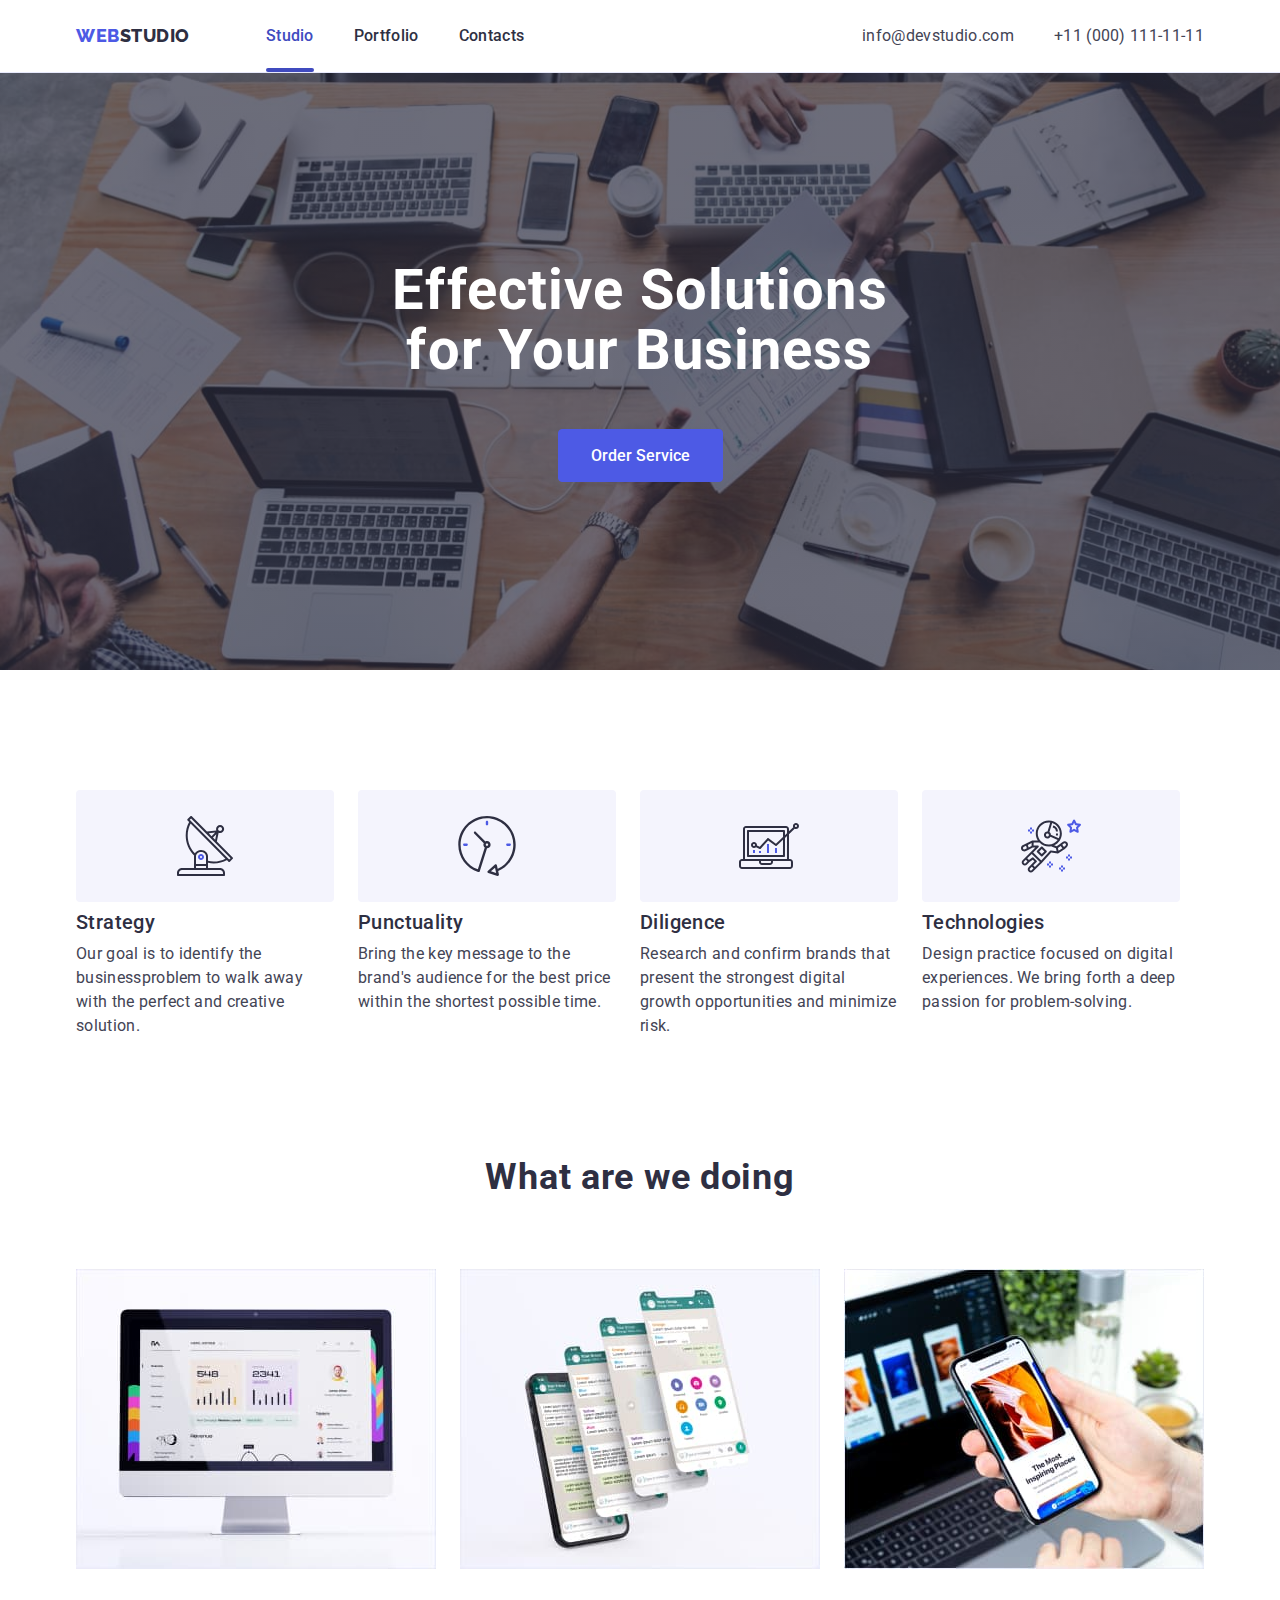
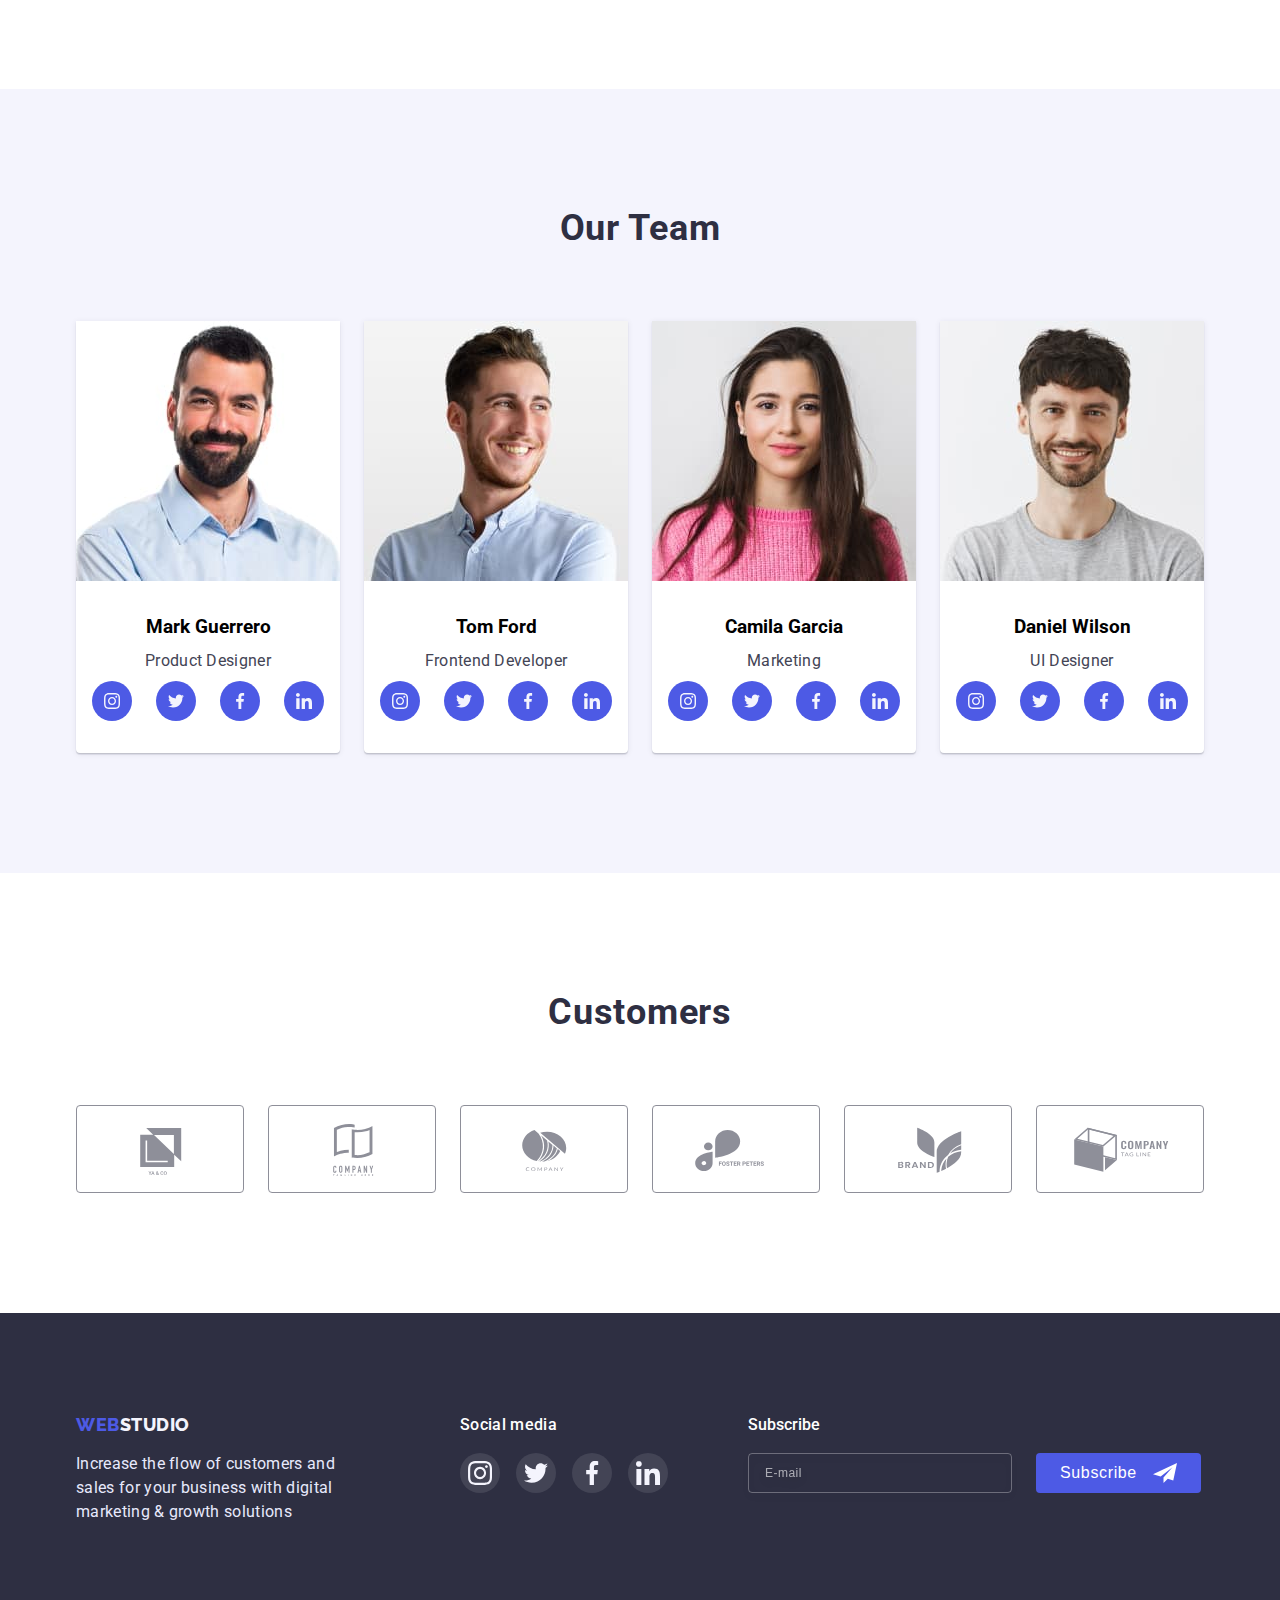
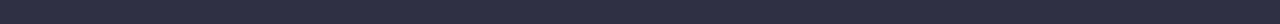
<file: index.html>
<!DOCTYPE html>
<html lang="en">
  <head>
    <meta charset="UTF-8" />
    <meta http-equiv="X-UA-Compatible" content="IE=edge" />
    <meta name="viewport" content="width=device-width, initial-scale=1.0" />
    <title>Web Studio</title>

    <link rel="preconnect" href="https://fonts.googleapis.com" />
    <link rel="preconnect" href="https://fonts.gstatic.com" crossorigin />
    <link
      href="https://fonts.googleapis.com/css2?family=Raleway:wght@800&family=Roboto:wght@400;500;700;900&display=swap"
      rel="stylesheet"
    />
    <link
      rel="stylesheet"
      href="https://cdnjs.cloudflare.com/ajax/libs/modern-normalize/1.0.0/modern-normalize.min.css"
      integrity="sha512-ISS7cAi1PEhQ8jnbJpJZMd29NlhNj4AWYyLOSp2CE/CsHxTCu+r+t0D2yoJudVrd0/8fTVPUVDzY5Tvli75u/g=="
      crossorigin="anonymous"
    />
    <link rel="stylesheet" href="./css/styles.css" />
  </head>
  <body>
    <header class="page-header">
      <div class="container container-header">
        <nav class="container-nav">
          <a href="./index.html" class="logo-first link"
            >Web<span class="logo-second link">Studio</span>
          </a>
          <ul class="primary-list primary-nav">
            <li class="list-type list-nav">
              <a href="./index.html" class="menu-nav link current-link"
                >Studio</a
              >
            </li>
            <li class="list-type list-nav">
              <a href="./portfolio.html" class="menu-nav link">Portfolio</a>
            </li>
            <li class="list-type list-nav">
              <a href="#" class="menu-nav link">Contacts</a>
            </li>
          </ul>
        </nav>
        <address class="address">
          <ul class="primary-list address">
            <li class="list-type add-list">
              <a href="mailto:info@devstudio.com" class="contacts-add link"
                >info@devstudio.com</a
              >
            </li>
            <li class="list-type add-list">
              <a href="tel:+110001111111" class="contacts-add link"
                >+11 (000) 111-11-11</a
              >
            </li>
          </ul>
        </address>
      </div>
    </header>
    <main>
      <section class="hero">
        <div class="container">
          <h1 class="solutions">Effective Solutions for Your Business</h1>
          <button type="button" class="button-order" data-modal-open>
            Order Service
          </button>
        </div>
      </section>
      <section class="main-section">
        <div class="container">
          <h2 class="hidden">Internals</h2>
          <ul class="primary-list main-title">
            <li class="list-type main-element">
              <div class="internals">
                <svg class="internals-icon">
                  <use href="./icons.svg/internals.svg#icon-antenna"></use>
                </svg>
              </div>
              <h3 class="main-part">Strategy</h3>
              <p class="description">
                Our goal is to identify the businessproblem to walk away with
                the perfect and creative solution.
              </p>
            </li>
            <li class="list-type main-element">
              <div class="internals">
                <svg class="internals-icon">
                  <use href="./icons.svg/internals.svg#icon-clock"></use>
                </svg>
              </div>
              <h3 class="main-part">Punctuality</h3>
              <p class="description">
                Bring the key message to the brand's audience for the best price
                within the shortest possible time.
              </p>
            </li>
            <li class="list-type main-element">
              <div class="internals">
                <svg class="internals-icon">
                  <use href="./icons.svg/internals.svg#icon-diagram"></use>
                </svg>
              </div>
              <h3 class="main-part">Diligence</h3>
              <p class="description">
                Research and confirm brands that present the strongest digital
                growth opportunities and minimize risk.
              </p>
            </li>
            <li class="list-type main-element">
              <div class="internals">
                <svg class="internals-icon">
                  <use href="./icons.svg/internals.svg#icon-astronaut"></use>
                </svg>
              </div>
              <h3 class="main-part">Technologies</h3>
              <p class="description">
                Design practice focused on digital experiences. We bring forth a
                deep passion for problem-solving.
              </p>
            </li>
          </ul>
        </div>
      </section>
      <section class="section-actions">
        <div class="container">
          <h2 class="name-list">What are we doing</h2>
          <ul class="primary-list primary-actions">
            <li class="list-type actions-element">
              <img src="./images/imgpk.jpg" alt="Statistics" width="360" />
            </li>
            <li class="list-type actions-element">
              <img
                src="./images/imgsh.jpg"
                alt="Transmission of information"
                width="360"
              />
            </li>
            <li class="list-type actions-element">
              <img
                src="./images/imgsp.jpg"
                alt="The most inspiring places"
                width="360"
              />
            </li>
          </ul>
        </div>
      </section>
      <section class="our-employees">
        <div class="container">
          <h2 class="name-list">Our Team</h2>
          <ul class="primary-list team-cont">
            <li class="card-background">
              <img src="./images/imgm.jpg" alt="Worker" width="264" />
              <div class="container-team">
                <h3 class="team-employees">Mark Guerrero</h3>
                <p class="description card-description">Product Designer</p>
                <ul class="primary-list socials-list">
                  <li class="list-type socials-item">
                    <a class="socials-link" href="#">
                      <svg class="socials-icon">
                        <use href="./icons.svg/icon.svg#icon-instagram"></use>
                      </svg>
                    </a>
                  </li>
                  <li class="list-type socials-item">
                    <a class="socials-link" href="#">
                      <svg class="socials-icon">
                        <use href="./icons.svg/icon.svg#icon-twitter"></use>
                      </svg>
                    </a>
                  </li>
                  <li class="list-type socials-item">
                    <a class="socials-link" href="#">
                      <svg class="socials-icon">
                        <use href="./icons.svg/icon.svg#icon-facebook"></use>
                      </svg>
                    </a>
                  </li>
                  <li class="list-type socials-item">
                    <a class="socials-link" href="#">
                      <svg class="socials-icon">
                        <use href="./icons.svg/icon.svg#icon-linkedin"></use>
                      </svg>
                    </a>
                  </li>
                </ul>
              </div>
            </li>
            <li class="card-background">
              <img src="./images/imgn.jpg" alt="Worker" width="264" />
              <div class="container-team">
                <h3 class="team-employees">Tom Ford</h3>
                <p class="description card-description">Frontend Developer</p>
                <ul class="primary-list socials-list">
                  <li class="list-type socials-item">
                    <a class="socials-link" href="#">
                      <svg class="socials-icon">
                        <use href="./icons.svg/icon.svg#icon-instagram"></use>
                      </svg>
                    </a>
                  </li>
                  <li class="list-type socials-item">
                    <a class="socials-link" href="#">
                      <svg class="socials-icon">
                        <use href="./icons.svg/icon.svg#icon-twitter"></use>
                      </svg>
                    </a>
                  </li>
                  <li class="list-type socials-item">
                    <a class="socials-link" href="#">
                      <svg class="socials-icon">
                        <use href="./icons.svg/icon.svg#icon-facebook"></use>
                      </svg>
                    </a>
                  </li>
                  <li class="list-type socials-item">
                    <a class="socials-link" href="#">
                      <svg class="socials-icon">
                        <use href="./icons.svg/icon.svg#icon-linkedin"></use>
                      </svg>
                    </a>
                  </li>
                </ul>
              </div>
            </li>
            <li class="card-background">
              <img src="./images/imgd.jpg" alt="Worker" width="264" />
              <div class="container-team">
                <h3 class="team-employees">Camila Garcia</h3>
                <p class="description card-description">Marketing</p>
                <ul class="primary-list socials-list">
                  <li class="list-type socials-item">
                    <a class="socials-link" href="#">
                      <svg class="socials-icon">
                        <use href="./icons.svg/icon.svg#icon-instagram"></use>
                      </svg>
                    </a>
                  </li>
                  <li class="list-type socials-item">
                    <a class="socials-link" href="#">
                      <svg class="socials-icon">
                        <use href="./icons.svg/icon.svg#icon-twitter"></use>
                      </svg>
                    </a>
                  </li>
                  <li class="list-type socials-item">
                    <a class="socials-link" href="#">
                      <svg class="socials-icon">
                        <use href="./icons.svg/icon.svg#icon-facebook"></use>
                      </svg>
                    </a>
                  </li>
                  <li class="list-type socials-item">
                    <a class="socials-link" href="#">
                      <svg class="socials-icon">
                        <use href="./icons.svg/icon.svg#icon-linkedin"></use>
                      </svg>
                    </a>
                  </li>
                </ul>
              </div>
            </li>
            <li class="card-background">
              <img src="./images/imgp.jpg" alt="Worker" width="264" />
              <div class="container-team">
                <h3 class="team-employees">Daniel Wilson</h3>
                <p class="description card-description">UI Designer</p>
                <ul class="primary-list socials-list">
                  <li class="list-type socials-item">
                    <a class="socials-link" href="#">
                      <svg class="socials-icon">
                        <use href="./icons.svg/icon.svg#icon-instagram"></use>
                      </svg>
                    </a>
                  </li>
                  <li class="list-type socials-item">
                    <a class="socials-link" href="#">
                      <svg class="socials-icon">
                        <use href="./icons.svg/icon.svg#icon-twitter"></use>
                      </svg>
                    </a>
                  </li>
                  <li class="list-type socials-item">
                    <a class="socials-link" href="#">
                      <svg class="socials-icon">
                        <use href="./icons.svg/icon.svg#icon-facebook"></use>
                      </svg>
                    </a>
                  </li>
                  <li class="list-type socials-item">
                    <a class="socials-link" href="#">
                      <svg class="socials-icon">
                        <use href="./icons.svg/icon.svg#icon-linkedin"></use>
                      </svg>
                    </a>
                  </li>
                </ul>
              </div>
            </li>
          </ul>
        </div>
      </section>
      <section class="customers">
        <div class="container">
          <h2 class="name-list">Customers</h2>
          <ul class="primary-list customers-list">
            <li class="list-type customers-item">
              <a class="customers-link" href="#">
                <svg class="customers-icon" width="104" height="56">
                  <use href="./icons.svg/logo.svg#icon-yaco"></use>
                </svg>
              </a>
            </li>
            <li class="list-type customers-item">
              <a class="customers-link" href="#">
                <svg class="customers-icon" width="104" height="56">
                  <use href="./icons.svg/logo.svg#icon-company-tagline"></use>
                </svg>
              </a>
            </li>
            <li class="list-type customers-item">
              <a class="customers-link" href="#">
                <svg class="customers-icon" width="104" height="56">
                  <use href="./icons.svg/logo.svg#icon-company"></use>
                </svg>
              </a>
            </li>
            <li class="list-type customers-item">
              <a class="customers-link" href="#">
                <svg class="customers-icon" width="104" height="56">
                  <use href="./icons.svg/logo.svg#icon-foster-peters"></use>
                </svg>
              </a>
            </li>
            <li class="list-type customers-item">
              <a class="customers-link" href="#">
                <svg class="customers-icon" width="104" height="56">
                  <use href="./icons.svg/logo.svg#icon-brand"></use>
                </svg>
              </a>
            </li>
            <li class="list-type customers-item">
              <a class="customers-link" href="#">
                <svg class="customers-icon" width="104" height="56">
                  <use href="./icons.svg/logo.svg#icon-tag-line"></use>
                </svg>
              </a>
            </li>
          </ul>
        </div>
      </section>
    </main>
    <footer class="footer">
      <div class="container footer-container">
        <ul class="footer-list">
          <div class="footer-title">
            <a href="./index.html" class="logo-first link footer-link"
              >Web<span class="logo-part link">Studio</span>
            </a>
            <p class="footer-description">
              Increase the flow of customers and sales for your business with
              digital marketing & growth solutions
            </p>
          </div>
          <div class="social-media">
            <h4 class="footer-text">Social media</h4>
            <ul class="primary-list footer-socials">
              <li class="list-type socials-item">
                <a class="media-link" href="#">
                  <svg class="footer-icon">
                    <use href="./icons.svg/icon.svg#icon-instagram"></use>
                  </svg>
                </a>
              </li>
              <li class="list-type socials-item">
                <a class="media-link" href="#">
                  <svg class="footer-icon">
                    <use href="./icons.svg/icon.svg#icon-twitter"></use>
                  </svg>
                </a>
              </li>
              <li class="list-type socials-item">
                <a class="media-link" href="#">
                  <svg class="footer-icon">
                    <use href="./icons.svg/icon.svg#icon-facebook"></use>
                  </svg>
                </a>
              </li>
              <li class="list-type socials-item">
                <a class="media-link" href="#">
                  <svg class="footer-icon">
                    <use href="./icons.svg/icon.svg#icon-linkedin"></use>
                  </svg>
                </a>
              </li>
            </ul>
          </div>
        </ul>
        <div class="subscribe-container">
          <p class="subtitle">Subscribe</p>
          <form class="form-footer">
            <input type="email" class="footer-email" placeholder="E-mail" />
            <button type="submit" class="subscribe-btn">
              Subscribe
              <svg class="subscribe-icon">
                <use href="./icons.svg/form.svg#icon-frame"></use>
              </svg>
            </button>
          </form>
        </div>
      </div>
    </footer>
    <div class="backdrop is-hidden" data-modal>
      <div class="modal">
        <button type="button" class="modal-close" data-modal-close>
          <svg class="modal-icon">
            <use href="./icons.svg/close.svg#icon-close"></use>
          </svg>
        </button>
        <form class="modal-form">
          <p class="form-title">
            Leave your contacts and we will call you back
          </p>
          <label class="modal-form-field" for="user_name">
            Name
            <span class="input-wrapper">
              <input
                type="text"
                name="user_name"
                id="user_name"
                class="modal-form-input current-input"
                required
              />
              <svg class="form-icon-current">
                <use href="./icons.svg/form.svg#icon-person"></use>
              </svg>
            </span>
          </label>
          <label class="modal-form-field" for="user_phone">
            Phone
            <span class="input-wrapper">
              <input
                type="tel"
                name="user_phone"
                class="modal-form-input"
                id="user_phone"
                required
                pattern="[0-9]{3}-[0-9]{3}-[0-9]{2}-[0-9]{2}"
                title="xxx-xxx-xx-xx"
              />
              <svg class="form-icon">
                <use href="./icons.svg/form.svg#icon-phone"></use>
              </svg>
            </span>
          </label>
          <label class="modal-form-field" for="user_email">
            Email
            <span class="input-wrapper">
              <input
                type="email"
                class="modal-form-input"
                required
                id="user_email"
              />
              <svg class="form-icon">
                <use href="./icons.svg/form.svg#icon-email"></use>
              </svg>
            </span>
          </label>
          <label class="modal-form-field" for="user_message">
            Comment
            <textarea
              name="user_message"
              id="user_message"
              class="form-comment"
              placeholder="Text input"
            ></textarea>
          </label>
          <label class="check-desc">
            <input
              type="checkbox"
              name="user_policy"
              class="form-check hidden"
              required
            />
            <span class="fake-checkbox">
              <svg class="checkbox-icon">
                <use href="./icons.svg/checkbox.svg#icon-vector"></use>
              </svg>
            </span>
            <span class="checkbox-desc">
              I accept the terms and conditions of the
              <a href="./index.html" class="check-link"> Privacy Policy </a>
            </span>
          </label>
          <button type="submit" class="form-submit">Send</button>
        </form>
      </div>
    </div>
    <script src="./js/modal.js"></script>
  </body>
</html>
</file>
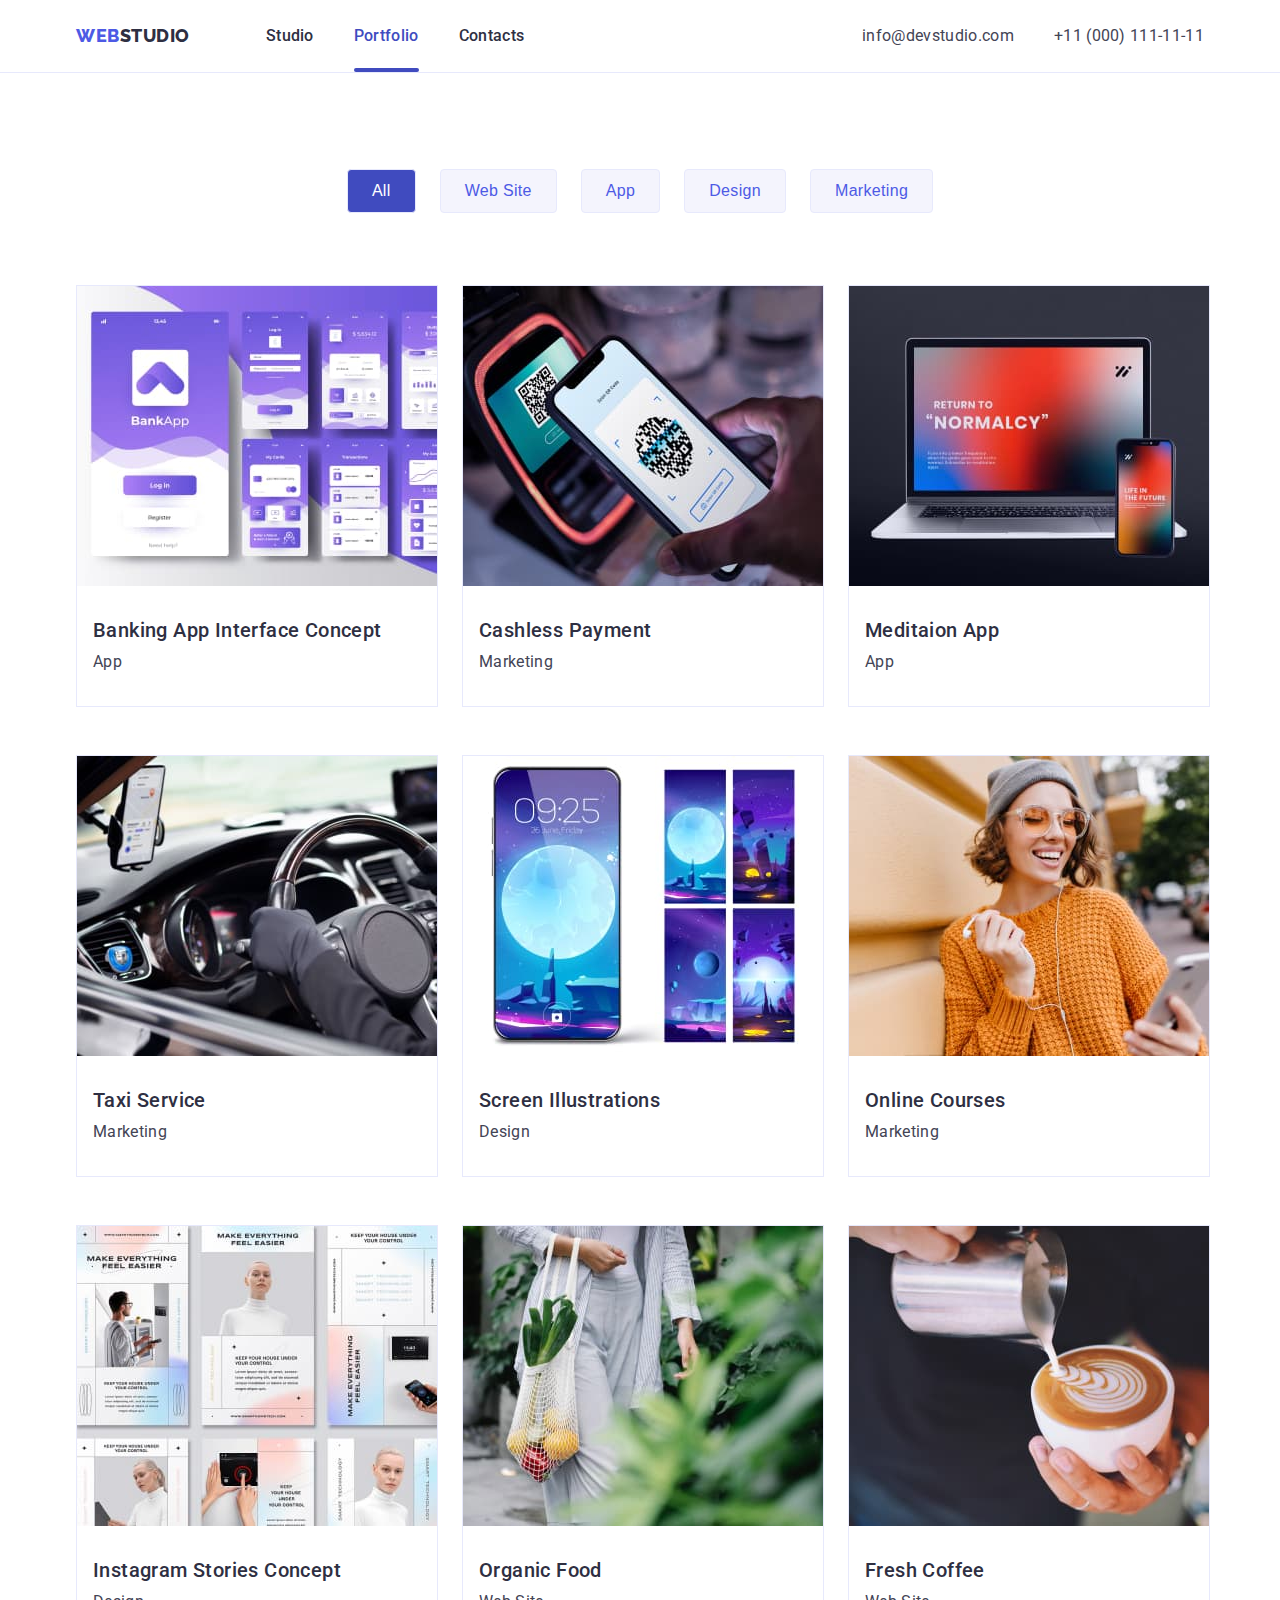
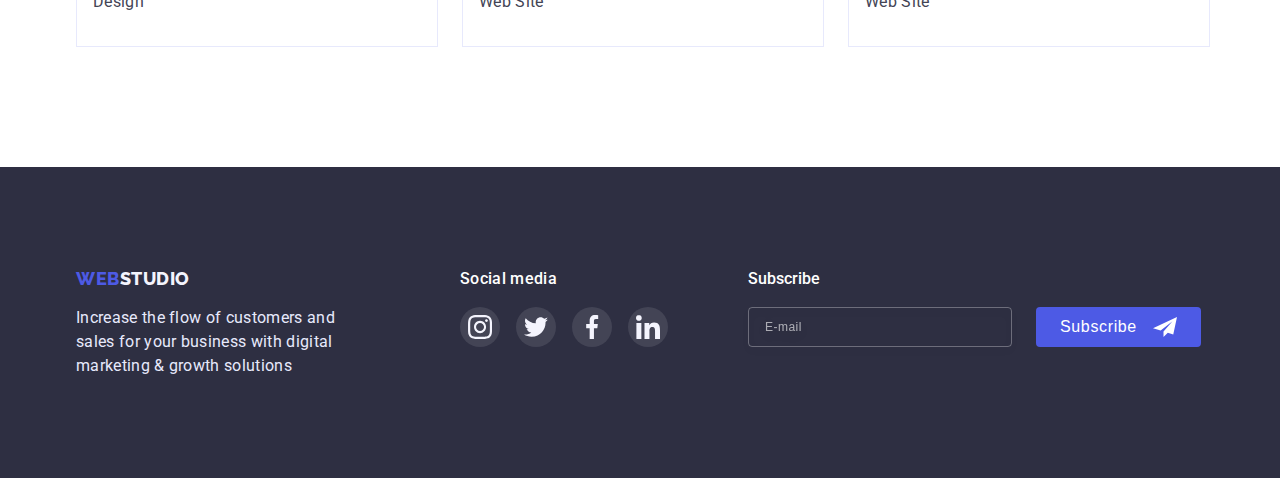
<file: portfolio.html>
<!DOCTYPE html>
<html lang="en">
  <head>
    <meta charset="UTF-8" />
    <meta http-equiv="X-UA-Compatible" content="IE=edge" />
    <meta name="viewport" content="width=device-width, initial-scale=1.0" />
    <title>Portfolio</title>
    <link rel="preconnect" href="https://fonts.googleapis.com" />
    <link rel="preconnect" href="https://fonts.gstatic.com" crossorigin />
    <link
      href="https://fonts.googleapis.com/css2?family=Raleway:wght@800&family=Roboto:wght@400;500;700;900&display=swap"
      rel="stylesheet"
    />
    <link
      rel="stylesheet"
      href="https://cdnjs.cloudflare.com/ajax/libs/modern-normalize/1.0.0/modern-normalize.min.css"
      integrity="sha512-ISS7cAi1PEhQ8jnbJpJZMd29NlhNj4AWYyLOSp2CE/CsHxTCu+r+t0D2yoJudVrd0/8fTVPUVDzY5Tvli75u/g=="
      crossorigin="anonymous"
    />
    <link rel="stylesheet" href="./css/styles.css" />
  </head>
  <body>
    <header class="page-header">
      <div class="container container-header">
        <nav class="container-nav">
          <a href="./index.html" class="logo-first link"
            >Web<span class="logo-second link">Studio</span>
          </a>
          <ul class="primary-list primary-nav">
            <li class="list-type list-nav">
              <a href="./index.html" class="menu-nav link">Studio</a>
            </li>
            <li class="list-type list-nav">
              <a href="#" class="menu-nav link link-nav current-link"
                >Portfolio</a
              >
            </li>
            <li class="list-type list-nav">
              <a href="#" class="menu-nav link">Contacts</a>
            </li>
          </ul>
        </nav>
        <address class="address">
          <ul class="primary-list address">
            <li class="list-type add-list">
              <a href="mailto:info@devstudio.com" class="contacts-add link"
                >info@devstudio.com
              </a>
            </li>
            <li class="list-type add-list">
              <a href="tel:+110001111111" class="contacts-add link"
                >+11 (000) 111-11-11</a
              >
            </li>
          </ul>
        </address>
      </div>
    </header>
    <main>
      <section class="section-card">
        <div class="container">
          <h1 class="hidden">Portfolio</h1>
          <ul class="primary-list primary-button">
            <li class="list-type button-element">
              <button type="button" class="filter-btn current-filter">
                All
              </button>
            </li>
            <li class="list-type button-element">
              <button type="button" class="filter-btn">Web Site</button>
            </li>
            <li class="list-type button-element">
              <button type="button" class="filter-btn">App</button>
            </li>
            <li class="list-type button-element">
              <button type="button" class="filter-btn">Design</button>
            </li>
            <li class="list-type button-element">
              <button type="button" class="filter-btn">Marketing</button>
            </li>
          </ul>
          <ul class="primary-list flex-container">
            <li class="list-type flex-element">
              <a href="#" class="apps-card link">
                <div class="image-card">
                  <img
                    src="./images/banking.jpg"
                    alt="Banking App"
                    width="360"
                  />
                  <div class="overlay">
                    <p class="overlay-description">
                      14 Stylish and User-Friendly App Design Concepts · Task
                      Manager App · Calorie Tracker App · Exotic Fruit Ecommerce
                      App · Cloud Storage App
                    </p>
                  </div>
                </div>
                <div class="container-element">
                  <h2 class="team-card">Banking App Interface Concept</h2>
                  <p class="description team-description">App</p>
                </div>
              </a>
            </li>
            <li class="list-type flex-element">
              <a href="#" class="apps-card link">
                <div class="image-card">
                  <img src="./images/payment.jpg" alt="Paing" width="360" />
                  <div class="overlay">
                    <p class="overlay-description">
                      14 Stylish and User-Friendly App Design Concepts · Task
                      Manager App · Calorie Tracker App · Exotic Fruit Ecommerce
                      App · Cloud Storage App
                    </p>
                  </div>
                </div>
                <div class="container-element">
                  <h2 class="team-card">Cashless Payment</h2>
                  <p class="description team-description">Marketing</p>
                </div>
              </a>
            </li>
            <li class="list-type flex-element">
              <a href="#" class="apps-card link">
                <div class="image-card">
                  <img
                    src="./images/meditaion.jpg"
                    alt="Return to Normalcy"
                    width="360"
                  />
                  <div class="overlay">
                    <p class="overlay-description">
                      14 Stylish and User-Friendly App Design Concepts · Task
                      Manager App · Calorie Tracker App · Exotic Fruit Ecommerce
                      App · Cloud Storage App
                    </p>
                  </div>
                </div>
                <div class="container-element">
                  <h2 class="team-card">Meditaion App</h2>
                  <p class="description team-description">App</p>
                </div>
              </a>
            </li>
            <li class="list-type flex-element">
              <a href="#" class="apps-card link">
                <div class="image-card">
                  <img src="./images/taxi.jpg" alt="Driver" width="360" />
                  <div class="overlay">
                    <p class="overlay-description">
                      14 Stylish and User-Friendly App Design Concepts · Task
                      Manager App · Calorie Tracker App · Exotic Fruit Ecommerce
                      App · Cloud Storage App
                    </p>
                  </div>
                </div>
                <div class="container-element">
                  <h2 class="team-card">Taxi Service</h2>
                  <p class="description team-description">Marketing</p>
                </div></a
              >
            </li>
            <li class="list-type flex-element">
              <a href="#" class="apps-card link">
                <div class="image-card">
                  <img
                    src="./images/illustration.jpg"
                    alt="Screen on smartphone"
                    width="360"
                  />
                  <div class="overlay">
                    <p class="overlay-description">
                      14 Stylish and User-Friendly App Design Concepts · Task
                      Manager App · Calorie Tracker App · Exotic Fruit Ecommerce
                      App · Cloud Storage App
                    </p>
                  </div>
                </div>
                <div class="container-element">
                  <h2 class="team-card">Screen Illustrations</h2>
                  <p class="description team-description">Design</p>
                </div></a
              >
            </li>
            <li class="list-type flex-element">
              <a href="#" class="apps-card link">
                <div class="image-card">
                  <img
                    src="./images/online.jpg"
                    alt="Online lessons"
                    width="360"
                  />
                  <div class="overlay">
                    <p class="overlay-description">
                      14 Stylish and User-Friendly App Design Concepts · Task
                      Manager App · Calorie Tracker App · Exotic Fruit Ecommerce
                      App · Cloud Storage App
                    </p>
                  </div>
                </div>
                <div class="container-element">
                  <h2 class="team-card">Online Courses</h2>
                  <p class="description team-description">Marketing</p>
                </div></a
              >
            </li>
            <li class="list-type flex-element">
              <a href="#" class="apps-card link">
                <div class="image-card">
                  <img
                    src="./images/doeasy.jpg"
                    alt="Make it easy"
                    width="360"
                  />
                  <div class="overlay">
                    <p class="overlay-description">
                      14 Stylish and User-Friendly App Design Concepts · Task
                      Manager App · Calorie Tracker App · Exotic Fruit Ecommerce
                      App · Cloud Storage App
                    </p>
                  </div>
                </div>
                <div class="container-element">
                  <h2 class="team-card">Instagram Stories Concept</h2>
                  <p class="description team-description">Design</p>
                </div></a
              >
            </li>
            <li class="list-type flex-element">
              <a href="#" class="apps-card link">
                <div class="image-card">
                  <img src="./images/allwhite.jpg" alt="Health" width="360" />
                  <div class="overlay">
                    <p class="overlay-description">
                      14 Stylish and User-Friendly App Design Concepts · Task
                      Manager App · Calorie Tracker App · Exotic Fruit Ecommerce
                      App · Cloud Storage App
                    </p>
                  </div>
                </div>
                <div class="container-element">
                  <h2 class="team-card">Organic Food</h2>
                  <p class="description team-description">Web Site</p>
                </div></a
              >
            </li>
            <li class="list-type flex-element">
              <a href="#" class="apps-card link">
                <div class="image-card">
                  <img src="./images/coffee.jpg" alt="Drinks" width="360" />
                  <div class="overlay">
                    <p class="overlay-description">
                      14 Stylish and User-Friendly App Design Concepts · Task
                      Manager App · Calorie Tracker App · Exotic Fruit Ecommerce
                      App · Cloud Storage App
                    </p>
                  </div>
                </div>
                <div class="container-element">
                  <h2 class="team-card">Fresh Coffee</h2>
                  <p class="description team-description">Web Site</p>
                </div>
              </a>
            </li>
          </ul>
        </div>
      </section>
    </main>
    <footer class="footer">
      <div class="container footer-container">
        <ul class="footer-list">
          <div class="footer-title">
            <a href="./index.html" class="logo-first link footer-link"
              >Web<span class="logo-part link">Studio</span></a
            >
            <p class="footer-description">
              Increase the flow of customers and sales for your business with
              digital marketing & growth solutions
            </p>
          </div>
          <div class="social-media">
            <h4 class="footer-text">Social media</h4>
            <ul class="primary-list footer-socials">
              <li class="list-type socials-item">
                <a class="media-link" href="#">
                  <svg class="footer-icon">
                    <use href="./icons.svg/icon.svg#icon-instagram"></use>
                  </svg>
                </a>
              </li>
              <li class="list-type socials-item">
                <a class="media-link" href="#">
                  <svg class="footer-icon">
                    <use href="./icons.svg/icon.svg#icon-twitter"></use>
                  </svg>
                </a>
              </li>
              <li class="list-type socials-item">
                <a class="media-link" href="#">
                  <svg class="footer-icon">
                    <use href="./icons.svg/icon.svg#icon-facebook"></use>
                  </svg>
                </a>
              </li>
              <li class="list-type socials-item">
                <a class="media-link" href="#">
                  <svg class="footer-icon">
                    <use href="./icons.svg/icon.svg#icon-linkedin"></use>
                  </svg>
                </a>
              </li>
            </ul>
          </div>
        </ul>
        <div class="subscribe-container">
          <p class="subtitle">Subscribe</p>
          <form class="form-footer">
            <input type="email" class="footer-email" placeholder="E-mail" />
            <button type="submit" class="subscribe-btn">
              Subscribe
              <svg class="subscribe-icon">
                <use href="./icons.svg/form.svg#icon-frame"></use>
              </svg>
            </button>
          </form>
        </div>
      </div>
    </footer>
  </body>
</html>
</file>
<file: css/styles.css>
:root {
  --overlays-shadow-color: #2e2f42;
  --primary-brand: #4d5ae5;
  --pressed-state: #404bbf;
  --title-text-color: #434455;
  --body-color: #ffffff;
  --light-color: #f4f4fd;
  --accent-color: #e7e9fc;
  --modal-color: #fcfcfc;
  --drop-shadow: rgba(0, 0, 0, 0.25);
  --dark-background: rgba(46, 47, 66, 0.7);
  --socials-background: #31d0aa;
  --customers-color: #8e8f99;
  --timing-function: 250ms cubic-bezier(0.4, 0, 0.2, 1);
  --color-overlay: rgba(46, 47, 66, 0.4);
  --modal-close: #000;
  --checkbox-desc-color: #757575;
}
html {
  box-sizing: border-box;
}
*,
*::before,
*::after {
  box-sizing: inherit;
}
* {
  padding: 0;
  margin: 0;
}
body {
  font-family: "Roboto", sans-serif;
  background-color: var(--body-color);
  line-height: 1.5;
}
h1,
h2,
h3,
h4,
h5,
h6,
p {
  margin: 0;
}
img {
  display: block;
  max-width: 100%;
  height: auto;
}
.primary-list,
.list-type {
  list-style-type: none;
  font-style: normal;
  display: flex;
}
.list-nav {
  display: block;
}
.link {
  text-decoration: none;
}
.logo-first {
  font-family: "Raleway";
  font-weight: 800;
  font-size: 18px;
  line-height: 1.3;
  letter-spacing: 0.03em;
  color: var(--primary-brand);
  text-decoration: none;
  text-transform: uppercase;
}
.logo-second {
  font-family: "Raleway";
  font-weight: 800;
  line-height: 1.3;
  color: var(--overlays-shadow-color);
  text-decoration: none;
  text-transform: uppercase;
}
.page-header {
  border-bottom: 1px solid var(--accent-color);
}
.container {
  width: 100%;
  margin: 0 auto;
  padding: 0px 15px;
  max-width: 1158px;
}
.container-header {
  display: flex;
  align-items: center;
  justify-content: space-between;
}
.container-nav {
  display: flex;
  align-items: center;
}
.primary-nav .list-nav:not(:last-child) {
  margin-right: 40px;
}
.primary-nav {
  margin-left: 76px;
}
.contacts-nav {
  padding-top: 24px;
  padding-bottom: 24px;
}
.address .add-list + .add-list {
  margin-left: 40px;
}

.button-order {
  font-family: inherit;
  font-weight: 500;
  font-size: 16px;
  color: var(--body-color);
  background: var(--primary-brand);
  cursor: pointer;
  border-radius: 4px;
  border: 1px solid var(--primary-brand);
  padding: 16px 32px;
  transition: color var(--timing-function),
    background-color var(--timing-function), box-shadow var(--timing-function);
}
.button-order:hover,
.button-order:focus {
  background-color: var(--pressed-state);
  border: 1px solid var(--pressed-state);
}
.menu-nav {
  font-weight: 500;
  font-size: 16px;
  letter-spacing: 0.02em;
  color: var(--overlays-shadow-color);
  display: block;
  margin-left: auto;
  margin-right: auto;
  padding-top: 24px;
  padding-bottom: 24px;
  transition: var(--timing-function);
}
.menu-nav:hover,
.menu-nav:focus,
.menu-nav:active {
  color: var(--primary-brand);
}
.current-link {
  position: relative;
  accent-color: var(--pressed-state);
  max-width: 66px;
  transition: color var(--timing-function);
}
.current-link {
  color: var(--pressed-state);
}
.current-link:after {
  display: block;
  content: "";
  width: 100%;
  height: 4px;
  background-color: currentColor;
  border-radius: 2px;
  position: absolute;
  bottom: 0;
}
.contacts-add {
  font-weight: 400;
  font-size: 16px;
  letter-spacing: 0.02em;
  color: var(--title-text-color);
  cursor: pointer;
  padding-top: 24px;
  padding-bottom: 24px;
  display: block;
  transition: color var(--timing-function);
}

.contacts-add:hover,
.contacts-add:focus {
  color: var(--primary-brand);
}
.solutions {
  font-weight: 700;
  font-size: 56px;
  max-width: 496px;
  line-height: 1.07;
  letter-spacing: 0.02em;
  color: var(--body-color);
  text-align: center;
  margin-bottom: 48px;
  margin-left: auto;
  margin-right: auto;
  margin-top: auto;
}
.hero {
  background-color: var(--overlays-shadow-color);
  background-image: linear-gradient(
      rgba(46, 47, 66, 0.7),
      rgba(46, 47, 66, 0.7)
    ),
    url("../images/people-office.jpg");
  background-repeat: no-repeat;
  background-size: cover;
  text-align: center;
  padding-bottom: 188px;
  padding-top: 188px;
}
.main-section {
  padding-top: 120px;
}
.internals {
  display: flex;
  align-items: center;
  justify-content: center;
  height: 112px;
  border-radius: 4px;
  background-color: var(--light-color);
  margin-bottom: 8px;
}
.internals-icon {
  width: 60px;
  height: 64px;
}
.main-element {
  display: block;
  width: calc(100% - (3 * 24px) / 4);
  margin-right: 24px;
}
.main-part {
  font-weight: 500;
  font-size: 20px;
  line-height: 1.2;
  letter-spacing: 0.02em;
  color: var(--overlays-shadow-color);
  margin-bottom: 8px;
}
.description {
  font-weight: 400;
  font-size: 16px;
  letter-spacing: 0.02em;
  color: var(--title-text-color);
}
.team-description {
  margin-top: 8px;
  margin-left: 16px;
}
.section-actions {
  padding-top: 120px;
  padding-bottom: 120px;
}
.name-list {
  font-weight: 700;
  font-size: 36px;
  line-height: 1.1;
  letter-spacing: 0.02em;
  color: var(--overlays-shadow-color);
  text-align: center;
  margin-bottom: 72px;
}
.primary-actions .actions-element:not(:last-child) {
  margin-right: 24px;
}
.our-employees {
  padding-top: 120px;
  padding-bottom: 120px;
  background-color: var(--light-color);
}
.team-employees {
  margin: auto;
  text-align: center;
}
.image-card {
  position: relative;
  overflow: hidden;
}
.apps-card:hover .overlay {
  opacity: 1;
  transform: translateY(0);
}
.overlay {
  position: absolute;
  top: 0;
  left: 0;
  width: 100%;
  height: 100%;
  background-color: var(--primary-brand);
  transform: translateY(100%);
  transition: transform var(--timing-function);
  padding: 40px 32px;
}
.overlay-description {
  font-weight: 400;
  font-size: 16px;
  line-height: 1.5;
  letter-spacing: 0.02em;
  color: var(--light-color);
}
.team-card {
  font-weight: 500;
  font-size: 20px;
  line-height: 1.2;
  letter-spacing: 0.02em;
  color: var(--overlays-shadow-color);
  margin-left: 16px;
}
.card-background {
  width: calc((100% - 72px) / 4);
  background-color: var(--body-color);
  border-radius: 0px 0px 4px 4px;
  display: block;
  box-shadow: 0px 1px 6px rgba(46, 47, 66, 0.08),
    0px 1px 1px rgba(46, 47, 66, 0.16), 0px 2px 1px rgba(46, 47, 66, 0.08);
}
.socials-list {
  gap: 24px;
  justify-content: center;
  margin-top: 8px;
}
.socials-item {
  width: 40px;
  height: 40px;
}
.socials-link {
  width: 100%;
  height: 100%;
  display: flex;
  justify-content: center;
  align-items: center;
  background-color: var(--primary-brand);
  border-radius: 50%;
  transition: background-color var(--timing-function);
}
.socials-link:hover,
.socials-link:focus {
  background-color: var(--pressed-state);
}
.socials-icon {
  width: 16px;
  height: 16px;
  fill: var(--light-color);
}
.customers {
  padding-top: 120px;
  padding-bottom: 120px;
}
.customers-list {
  align-items: center;
  gap: 24px;
}
.customers-item {
  flex-basis: calc((100% - 120px) / 6);
  height: 88px;
}
.customers-link {
  display: flex;
  align-items: center;
  justify-content: center;
  height: 88px;
  width: 100%;
  color: var(--customers-color);
  border: 1px solid var(--customers-color);
  border-radius: 4px;
  transition: color var(--timing-function), border-color var(--timing-function);
}
.customers-link:hover,
.customers-link:focus {
  color: var(--pressed-state);
  border-color: 1px solid var(--pressed-state);
}
.customers-icon {
  fill: currentColor;
}
.container-team {
  flex-direction: column;
  justify-content: center;
  align-items: center;
  padding: 32px 16px;
}
.card-description {
  text-align: center;
  margin-top: 8px;
}
.team-cont .card-background:not(:last-child) {
  margin-right: 24px;
}
.apps-card {
  border: 1px solid var(--accent-color);
}
.footer-description {
  max-width: 264px;
  font-weight: 400;
  font-size: 16px;
  letter-spacing: 0.02em;
  color: var(--accent-color);
  background-color: var(--overlays-shadow-color);
}
.footer {
  background-color: var(--overlays-shadow-color);
  padding: 100px 0px;
}
.footer-title {
  max-width: 264px;
}
.footer-socials {
  gap: 16px;
  justify-content: center;
}
.media-link {
  width: 100%;
  height: 100%;
  display: flex;
  justify-content: center;
  align-items: center;
  background-color: var(--title-text-color);
  border-radius: 50%;
  transition: background-color var(--timing-function);
}
.media-link:hover,
.media-link:focus {
  background-color: var(--socials-background);
}
.footer-icon {
  width: 24px;
  height: 24px;
  fill: var(--light-color);
}
.footer-link {
  display: block;
  margin-bottom: 16px;
}
.footer-list {
  display: flex;
  gap: 120px;
}
.footer-text {
  font-family: "Roboto";
  font-style: normal;
  font-weight: 500;
  font-size: 16px;
  line-height: 1.5;
  letter-spacing: 0.02em;
  color: var(--body-color);
  margin-top: 0;
  margin-bottom: 16px;
}
.footer-container {
  display: flex;
}
.subscribe-container {
  margin-left: 80px;
}
.subtitle {
  color: var(--body-color);
  margin-bottom: 16px;
  display: block;
  font-weight: 500;
  font-size: 16px;
  line-height: 1.5;
}
.form-footer {
  display: flex;
  align-items: center;
  gap: 24px;
}
.footer-email {
  font-size: 14px;
  line-height: 1.57;
  letter-spacing: 0.02em;
  min-width: 264px;
  height: 40px;
  padding-left: 16px;
  color: var(--body-color);
  border: 1px solid rgba(255, 255, 255, 0.3);
  border-radius: 4px;
  outline: none;
  font-size: 12px;
  line-height: 2;
  letter-spacing: 0.04em;
  filter: drop-shadow(0px 4px 4px rgba(0, 0, 0, 0.15));
  background-color: transparent;
  transition: border-color var(--timing-function);
}
.footer-email::placeholder {
  font-size: 12px;
  line-height: 2;
  letter-spacing: 0.04em;
  color: rgba(255, 255, 255, 0.6);
}
.subscribe-btn {
  display: flex;
  align-items: center;
  gap: 16px;
  padding: 8px 24px;
  font-weight: 500;
  font-size: 16px;
  line-height: 1.5;
  letter-spacing: 0.04em;
  color: var(--body-color);
  background-color: var(--primary-brand);
  border: none;
  cursor: pointer;
  border-radius: 4px;
  transition: background-color var(--timing-function);
}
.subscribe-btn:hover,
.subscribe-btn:focus {
  background-color: var(--pressed-state);
}
.subscribe-icon {
  width: 24px;
  height: 24px;
  fill: currentColor;
}
.logo-part {
  color: var(--light-color);
  text-transform: uppercase;
}
.filter-btn {
  font-weight: 500;
  font-size: 16px;
  letter-spacing: 0.02em;
  color: var(--primary-brand);
  background-color: var(--light-color);
  cursor: pointer;
  border-radius: 4px;
  border: 1px solid var(--accent-color);
  margin-left: auto;
  margin-right: auto;
  justify-content: center;
  padding: 12px 24px;
  transition: color var(--timing-function),
    background-color var(--timing-function), border-color var(--timing-function),
    box-shadow var(--timing-function);
}
.filter-btn:hover {
  color: var(--body-color);
  background-color: var(--pressed-state);
  border-color: var(--pressed-state);
  box-shadow: 0px 3px 1px rgba(0, 0, 0, 0.1), 0px 2px 1px rgba(0, 0, 0, 0.08),
    0px 2px 2px rgba(0, 0, 0, 0.12);
}
.filter-btn:focus,
.filter-btn:active {
  color: var(--body-color);
  background-color: var(--pressed-state);
  border-color: 1px solid var(--pressed-state);
}
.container-element {
  padding: 32px 0px;
}
.primary-button .button-element:not(:last-child) {
  margin-right: 24px;
}
.primary-button {
  justify-content: center;
}
.flex-container {
  display: flex;
  flex-wrap: wrap;
  margin-right: -24px;
  margin-top: 72px;
  margin-bottom: -48px;
}
.flex-element {
  margin-right: 24px;
  margin-bottom: 48px;
}
.flex-element:hover {
  box-shadow: 0px 1px 6px rgba(46, 47, 66, 0.08),
    0px 1px 1px rgba(46, 47, 66, 0.16), 0px 2px 1px rgba(46, 47, 66, 0.08);
}
.flex-element:nth-child(3n) {
  margin-right: 0;
}
.current-filter {
  color: var(--body-color);
  background-color: var(--pressed-state);
  margin: auto;
}
.link-nav {
  color: var(--pressed-state);
}
.section-card {
  padding-top: 96px;
  padding-bottom: 120px;
}
.hidden {
  position: absolute;
  white-space: nowrap;
  width: 1px;
  height: 1px;
  overflow: hidden;
  border: 0;
  padding: 0;
  clip: rect(0 0 0 0);
  clip-path: inset(50%);
  margin: 1px;
}
.backdrop {
  position: fixed;
  display: flex;
  top: 0;
  left: 0;
  width: 100%;
  height: 100%;
  align-items: center;
  justify-content: center;
  z-index: 100;
  background-color: var(--color-overlay);
}
.backdrop.is-hidden {
  visibility: hidden;
  opacity: 0;
  pointer-events: none;
}
.modal {
  position: relative;
  overflow: auto;
  width: 100%;
  max-width: 408px;
  padding-top: 72px;
  padding-left: 24px;
  padding-right: 24px;
  padding-bottom: 24px;

  opacity: 1;
  border-radius: 4px;
  background-color: var(--modal-color);
  box-shadow: 0px 1px 1px rgba(0, 0, 0, 0.14), 0px 1px 3px rgba(0, 0, 0, 0.12),
    0px 2px 1px rgba(0, 0, 0, 0.2);
  transition: transform var(--timing-function), opacity var(--timing-function),
    visibility var(--timing-function), backgrund-color var(--timing-function);
}
.modal-close {
  position: absolute;
  top: 24px;
  right: 24px;
  display: flex;
  align-items: center;
  justify-content: center;
  width: 24px;
  height: 24px;
  color: var(--modal-close);
  background-color: var(--accent-color);
  border: 1px solid rgba(0, 0, 0, 0.1);
  border-radius: 50%;
  cursor: pointer;
  transition: background-color var(--timing-function),
    color var(--timing-function);
}
.modal-close:hover {
  background-color: var(--pressed-state);
  color: var(--body-color);
}
.backdrop.is-hidden .modal {
  transform: scale(0);
}
.modal-icon {
  width: 8px;
  height: 8px;
  fill: currentColor;
}
.modal-form {
  display: flex;
  flex-direction: column;
}
.form-title {
  font-weight: 500;
  font-size: 16px;
  line-height: 1.5;
  letter-spacing: 0.02em;
  text-align: center;
  margin-bottom: 16px;
  color: var(--overlays-shadow-color);
}
.modal-form-input {
  width: 100%;
  height: 40px;
  border: 1px solid rgba(33, 33, 33, 0.2);
  color: var(--overlays-shadow-color);
  border-radius: 4px;
  font-size: 14px;
  padding-left: 42px;
  transition: border-color var(--timing-function), color var(--timing-function);
}
.modal-form-input:focus {
  outline: none;
  border-color: var(--primary-brand);
}
.modal-form-input:focus + .form-icon {
  color: var(--primary-brand);
}
.modal-form-input:focus + .form-icon-current {
  color: var(--primary-brand);
}
.modal-form-field {
  display: block;
  font-weight: 400;
  font-size: 12px;
  line-height: 1.17;
  margin-top: 8px;
  color: var(--customers-color);
}
.input-wrapper {
  position: relative;
  display: block;
  margin-top: 4px;
  color: var(--overlays-shadow-color);
}
.form-icon {
  position: absolute;
  top: 50%;
  left: 16px;
  transform: translateY(-50%);
  display: block;
  width: 18px;
  height: 24px;
  fill: currentColor;
}
.form-icon-current {
  position: absolute;
  top: 50%;
  left: 16px;
  transform: translateY(-50%);
  display: block;
  width: 18px;
  height: 18px;
  fill: currentColor;
}
.form-comment {
  resize: none;
  width: 100%;
  height: 120px;
  padding: 8px 16px;
  margin-top: 4px;
  border: 1px solid rgba(33, 33, 33, 0.2);
  color: var(--overlays-shadow-color);
  border-radius: 4px;
  font-weight: 400;
  font-size: 14px;
  letter-spacing: 0.04em;
  line-height: 1.17;
  outline: none;
  transition: border-color var(--timing-function), color var(--timing-function);
}
.form-comment::placeholder {
  color: rgba(117, 117, 117, 0.5);
  font-weight: 400;
  font-size: 14px;
  letter-spacing: 0.04em;
  line-height: 1.17;
}
.form-comment:focus {
  border-color: var(--primary-brand);
}
.form-check:checked + .fake-checkbox {
  background-color: var(--pressed-state);
  border-color: var(--pressed-state);
}
.fake-checkbox {
  display: flex;
  align-items: center;
  justify-content: center;
  width: 16px;
  height: 16px;
  margin-right: 8px;
  color: var(--light-color);
  border: 1.25px solid var(--overlays-shadow-color);
  border-radius: 2px;
  cursor: pointer;
  transition: background-color var(--timing-function),
    border-color var(--timing-function);
}
.form-check:checked + .fake-checkbox .checkbox-icon {
  opacity: 1;
}
.checkbox-icon {
  width: 10px;
  height: 8px;
  fill: currentColor;
  opacity: 0;
  transition: opacity var(--timing-function);
}
.check-desc {
  display: flex;
  margin-bottom: 24px;
  margin-top: 16px;
}
.checkbox-desc {
  align-items: center;
  font-weight: 400;
  font-size: 12px;
  letter-spacing: 0.04em;
  line-height: 1.17;
  color: var(--checkbox-desc-color);
}
.check-link {
  color: var(--primary-brand);
}
.form-submit {
  min-width: 169px;
  align-self: center;
  padding: 14px 32px;
  font-weight: 500;
  font-size: 16px;
  line-height: 1.5;
  letter-spacing: 0.04em;
  color: var(--body-color);
  background-color: var(--primary-brand);
  box-shadow: 0px 4px 4px rgba(0, 0, 0, 0.15);
  border: none;
  border-radius: 4px;
  transform: background-color var(--timing-function);
}
.form-sumbit:focus,
.form-submit:hover {
  background-color: var(--pressed-state);
}
</file>
